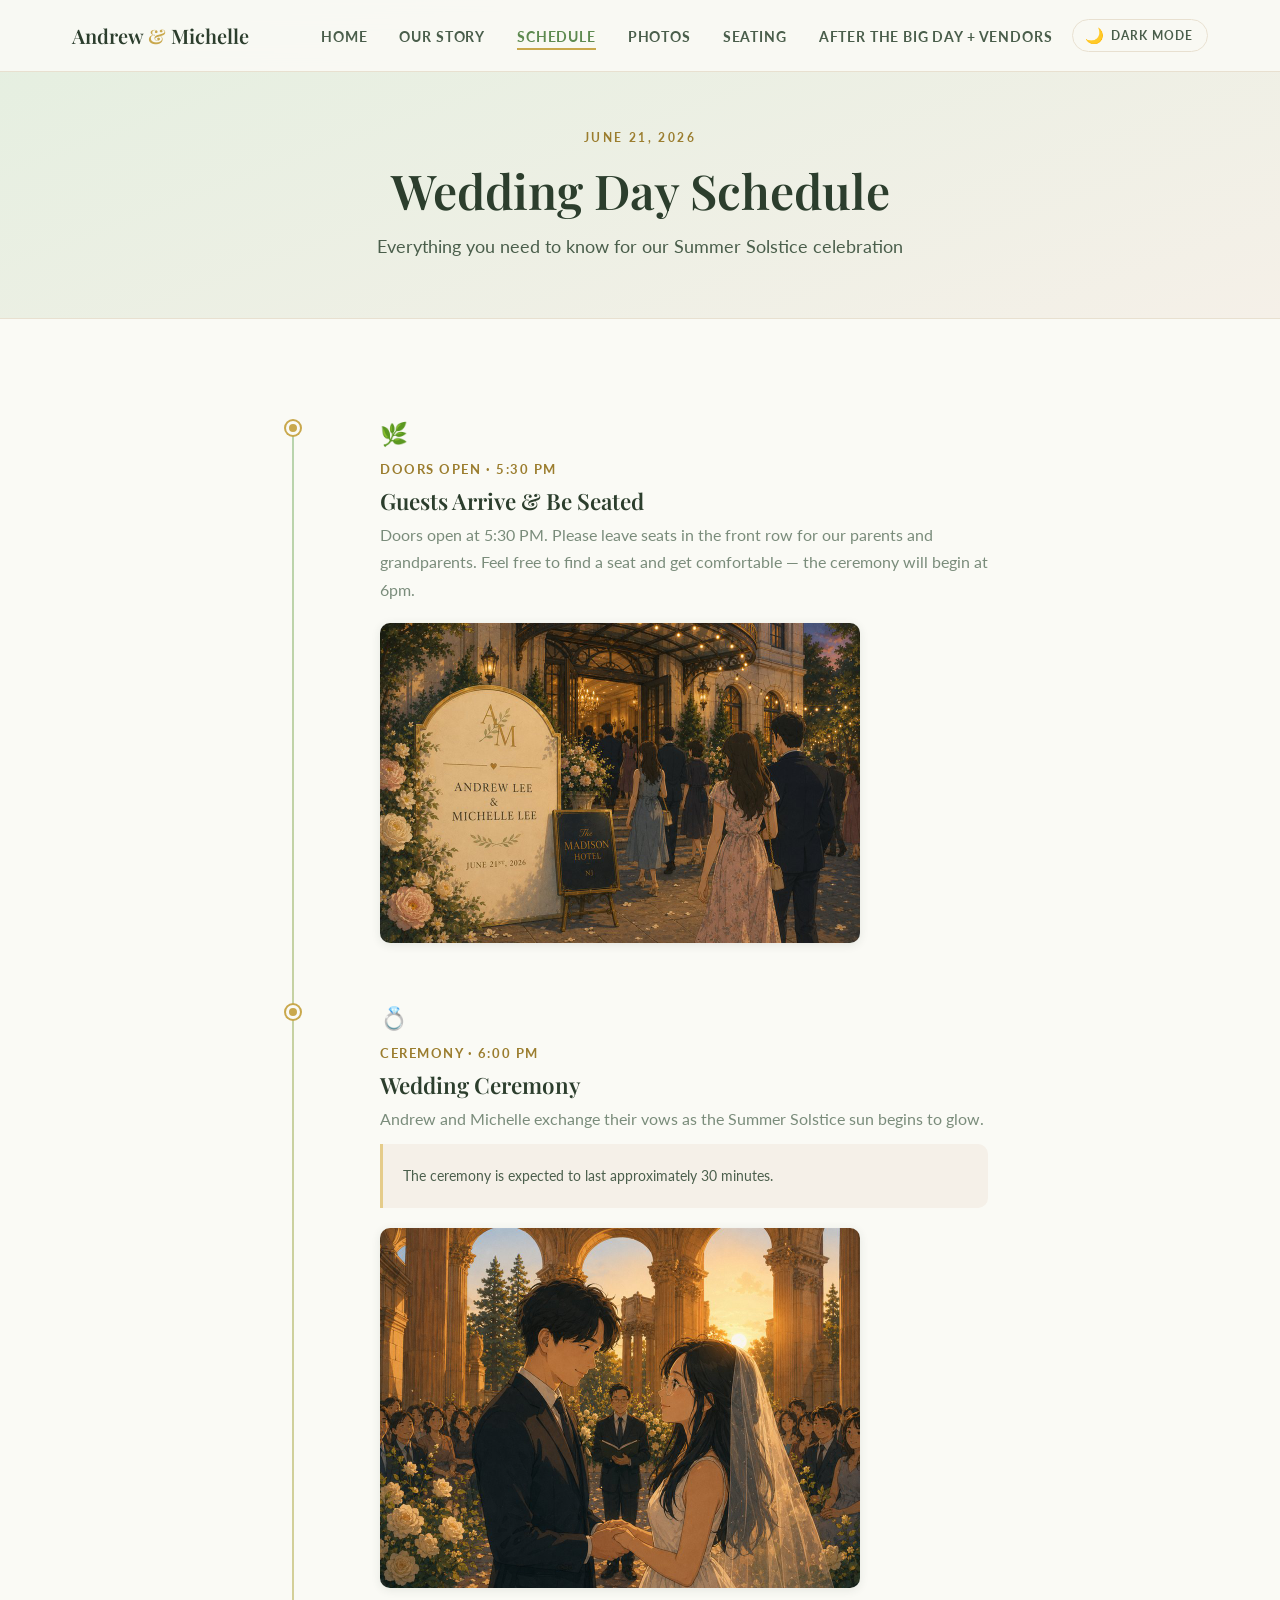
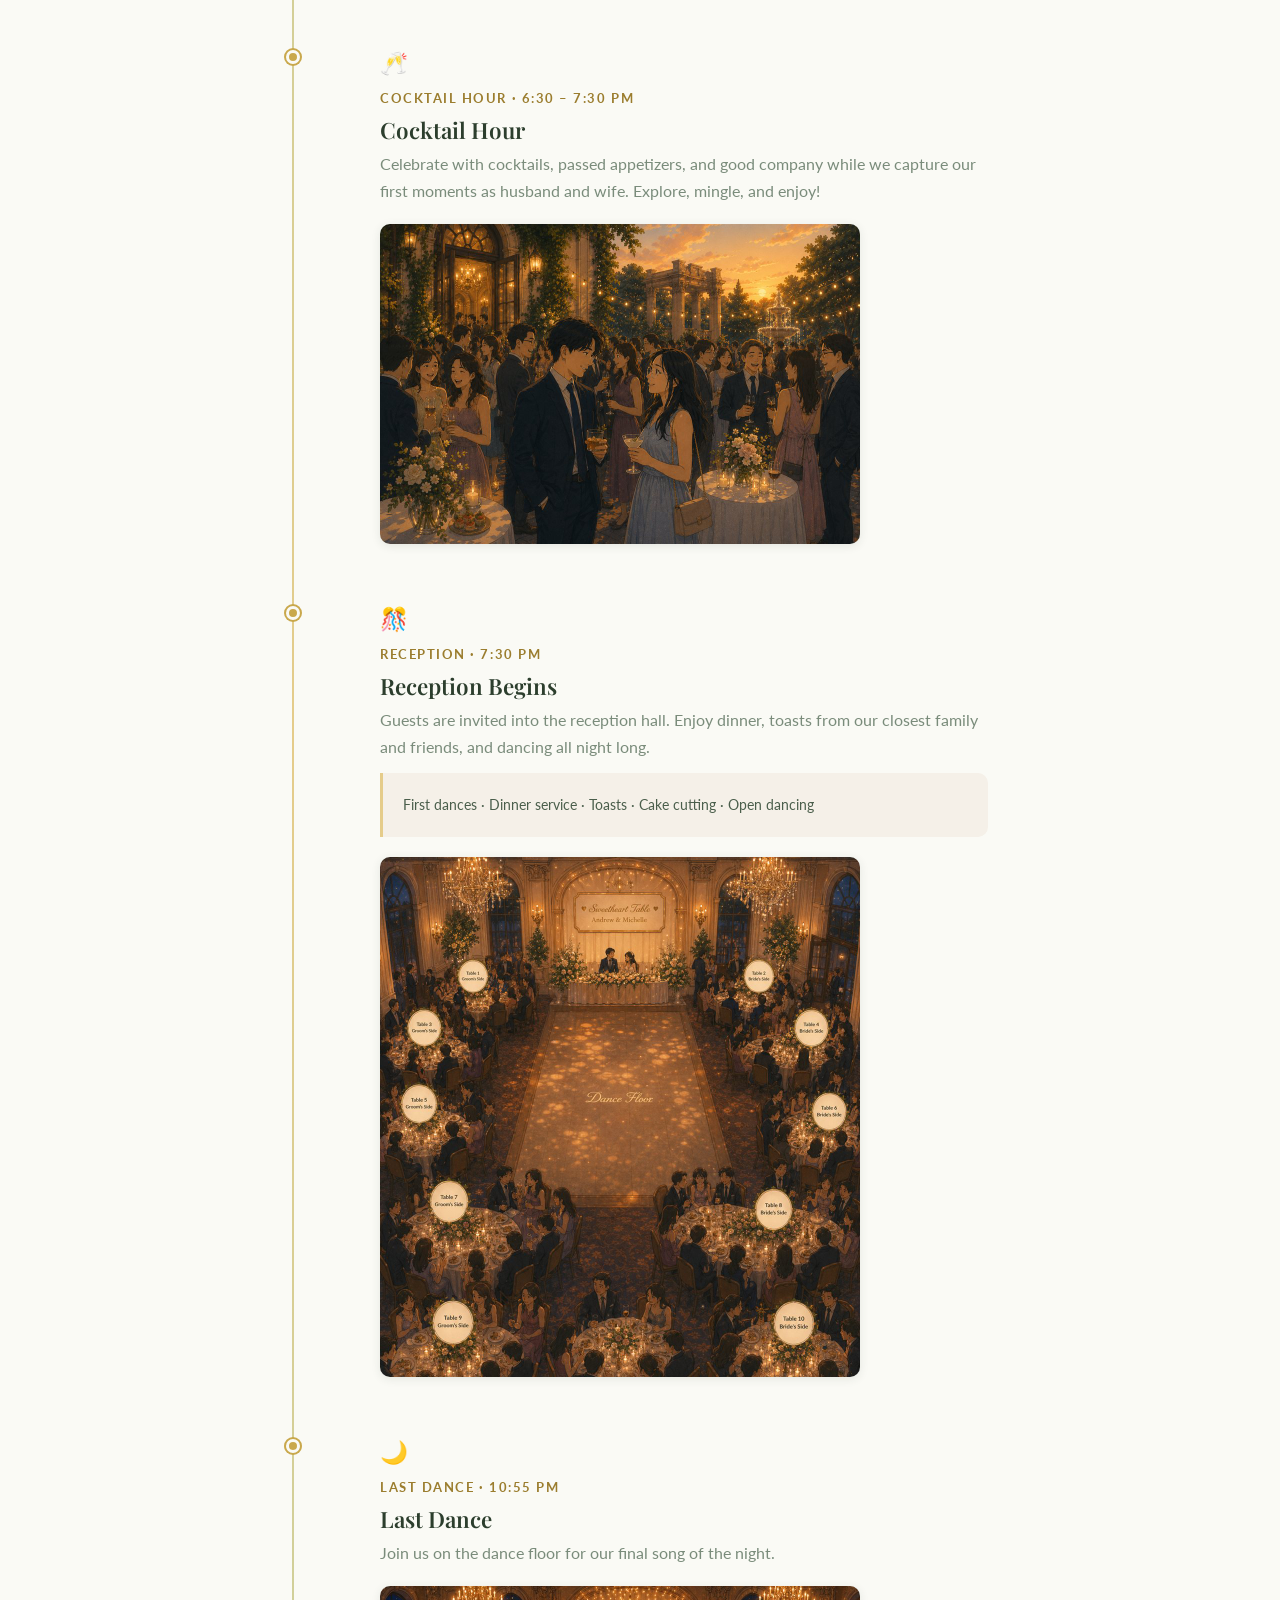
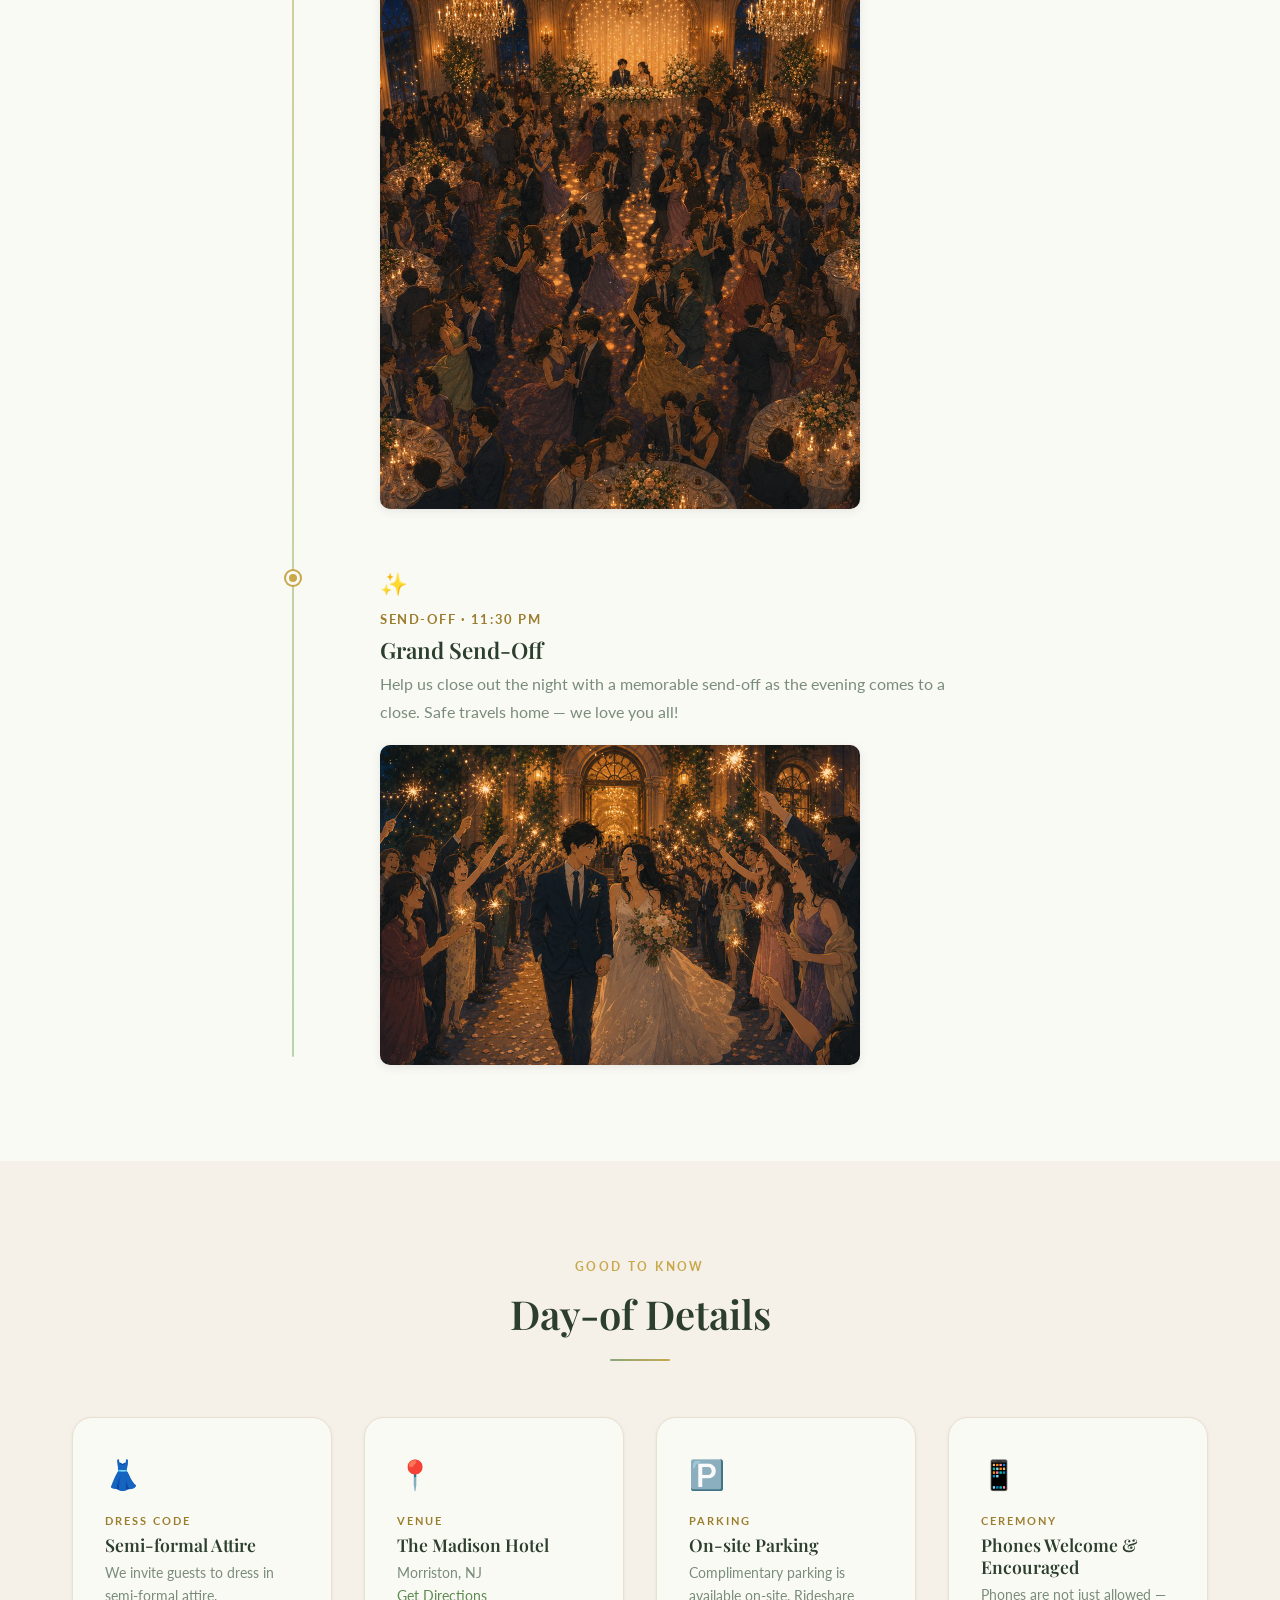
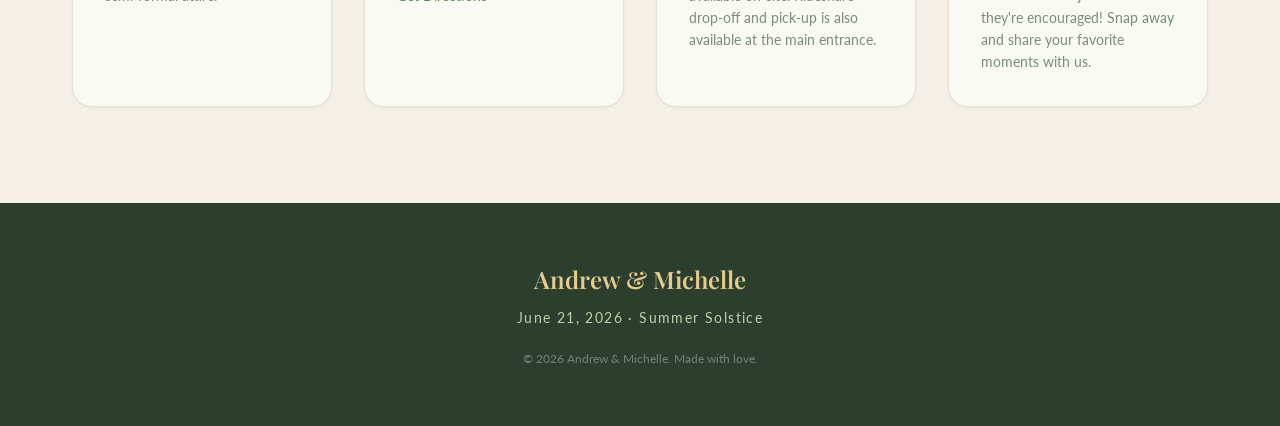
<file: schedule.html>
﻿<!DOCTYPE html>
<html lang="en">
<head>
  <meta charset="UTF-8" />
  <meta name="viewport" content="width=device-width, initial-scale=1.0" />
  <title>Schedule — Andrew &amp; Michelle</title>

  <!-- Favicon -->
  <link rel="icon" type="image/png" sizes="32x32" href="assets/images/favicon-32.png" />
  <link rel="apple-touch-icon" sizes="180x180" href="assets/images/favicon-180.png" />
  <meta name="description" content="Wedding day schedule for Andrew &amp; Michelle's Summer Solstice celebration on June 21, 2026." />

  <link rel="preconnect" href="https://fonts.googleapis.com" />
  <link rel="preconnect" href="https://fonts.gstatic.com" crossorigin />
  <link href="https://fonts.googleapis.com/css2?family=Playfair+Display:ital,wght@0,400;0,600;0,700;1,400;1,600&family=Lato:wght@300;400;700&display=swap" rel="stylesheet" />

  <script>(function(){try{var t=localStorage.getItem('theme');if(t==='dark'||(!t&&window.matchMedia&&window.matchMedia('(prefers-color-scheme: dark)').matches))document.documentElement.setAttribute('data-theme','dark');}catch(e){}})();</script>

  <link rel="stylesheet" href="css/main.css" />
  <link rel="stylesheet" href="css/components.css" />

  <style>
    /* ---- Schedule-specific additions ---- */
    .timeline__icon {
      display: inline-block;
      font-size: 1.4rem;
      margin-bottom: var(--space-xs);
    }

    .timeline__detail {
      margin-top: var(--space-sm);
      padding: var(--space-md);
      background: var(--cream);
      border-left: 3px solid var(--gold-light);
      border-radius: 0 var(--radius-md) var(--radius-md) 0;
      font-size: 0.9rem;
      color: var(--text-muted);
    }

    .timeline__detail p {
      margin: 0;
    }

    .timeline__image {
      display: block;
      margin-top: var(--space-md);
      width: 100%;
      max-width: 480px;
      height: auto;
      border-radius: var(--radius-md);
      box-shadow: var(--shadow-sm);
    }

    /* Dress code / venue info cards */
    .info-grid {
      display: grid;
      grid-template-columns: repeat(auto-fill, minmax(260px, 1fr));
      gap: var(--space-lg);
      max-width: var(--max-width);
      margin-inline: auto;
    }

    .info-card {
      padding: var(--space-lg);
      background: var(--warm-white);
      border: 1px solid var(--cream-dark);
      border-radius: var(--radius-lg);
      box-shadow: var(--shadow-xs);
    }

    .info-card__icon {
      font-size: 1.8rem;
      margin-bottom: var(--space-sm);
    }

    .info-card__label {
      font-size: 0.7rem;
      font-weight: 700;
      letter-spacing: 0.18em;
      text-transform: uppercase;
      color: var(--gold-dark);
      margin-bottom: 4px;
    }

    .info-card__title {
      font-family: var(--font-heading);
      font-size: 1.1rem;
      margin-bottom: var(--space-xs);
    }

    .info-card__body {
      font-size: 0.875rem;
      color: var(--text-muted);
      margin: 0;
      line-height: 1.6;
    }
  </style>
</head>
<body>

  <!-- ========== Navigation ========== -->
  <nav class="site-nav" role="navigation" aria-label="Main navigation">
    <div class="site-nav__inner">
      <a href="index.html" class="site-nav__brand">Andrew <span>&amp;</span> Michelle</a>
      <ul class="site-nav__links" role="list">
        <li><a href="index.html">Home</a></li>
        <li><a href="story.html">Our Story</a></li>
        <li><a href="schedule.html">Schedule</a></li>
        <li><a href="photos.html">Photos</a></li>
        <li><a href="seating.html">Seating</a></li>
        <li><a href="vendors.html">After The Big Day + Vendors</a></li>
      </ul>
      <button class="site-nav__toggle" aria-label="Toggle menu" aria-expanded="false">
        <span></span><span></span><span></span>
      </button>
    </div>
  </nav>
  <div class="site-nav__mobile" aria-hidden="true">
    <a href="index.html">Home</a>
    <a href="story.html">Our Story</a>
    <a href="schedule.html">Schedule</a>
    <a href="photos.html">Photos</a>
    <a href="seating.html">Seating Chart</a>
    <a href="vendors.html">After The Big Day + Vendors</a>
  </div>

  <!-- ========== Page Hero ========== -->
  <header class="page-hero">
    <span class="page-hero__eyebrow">June 21, 2026</span>
    <h1 class="page-hero__title">Wedding Day Schedule</h1>
    <p class="page-hero__subtitle">Everything you need to know for our Summer Solstice celebration</p>
  </header>

  <main>

    <!-- ========== Timeline ========== -->
    <section class="section">
      <div class="container container--narrow">
        <ol class="timeline" aria-label="Wedding day timeline">

          <li class="timeline__item reveal">
            <div class="timeline__dot" aria-hidden="true"></div>
            <div class="timeline__icon">🌿</div>
            <p class="timeline__time">Doors open · 5:30 PM</p>
            <h2 class="timeline__title">Guests Arrive &amp; Be Seated</h2>
            <p class="timeline__body">
              Doors open at 5:30 PM. Please leave seats in the front row for our parents and grandparents. Feel free to find a seat and get comfortable — the ceremony will begin at 6pm.
            </p>
            <img class="timeline__image" src="assets/images/schedule-1-arrive.jpg" alt="Guests arriving at The Madison Hotel entrance" loading="lazy" />
          </li>

          <li class="timeline__item reveal">
            <div class="timeline__dot" aria-hidden="true"></div>
            <div class="timeline__icon">💍</div>
            <p class="timeline__time">Ceremony · 6:00 PM</p>
            <h2 class="timeline__title">Wedding Ceremony</h2>
            <p class="timeline__body">
              Andrew and Michelle exchange their vows as the Summer Solstice sun begins to glow.
            </p>
            <div class="timeline__detail">
              <p>The ceremony is expected to last approximately 30 minutes.</p>
            </div>
            <img class="timeline__image" src="assets/images/schedule-2-ceremony.jpg" alt="Wedding ceremony scene" loading="lazy" />
          </li>

          <li class="timeline__item reveal">
            <div class="timeline__dot" aria-hidden="true"></div>
            <div class="timeline__icon">🥂</div>
            <p class="timeline__time">Cocktail Hour · 6:30 – 7:30 PM</p>
            <h2 class="timeline__title">Cocktail Hour</h2>
            <p class="timeline__body">
              Celebrate with cocktails, passed appetizers, and good company while we capture
              our first moments as husband and wife. Explore, mingle, and enjoy!
            </p>
            <img class="timeline__image" src="assets/images/schedule-3-cocktails.jpg" alt="Cocktail hour" loading="lazy" />
          </li>

          <li class="timeline__item reveal">
            <div class="timeline__dot" aria-hidden="true"></div>
            <div class="timeline__icon">🎊</div>
            <p class="timeline__time">Reception · 7:30 PM</p>
            <h2 class="timeline__title">Reception Begins</h2>
            <p class="timeline__body">
              Guests are invited into the reception hall. Enjoy dinner, toasts from our
              closest family and friends, and dancing all night long.
            </p>
            <div class="timeline__detail">
              <p>First dances · Dinner service · Toasts · Cake cutting · Open dancing</p>
            </div>
            <img class="timeline__image" src="assets/images/schedule-4-reception.jpg" alt="Reception hall" loading="lazy" />
          </li>

          <li class="timeline__item reveal">
            <div class="timeline__dot" aria-hidden="true"></div>
            <div class="timeline__icon">🌙</div>
            <p class="timeline__time">Last Dance · 10:55 PM</p>
            <h2 class="timeline__title">Last Dance</h2>
            <p class="timeline__body">
              Join us on the dance floor for our final song of the night.
            </p>
            <img class="timeline__image" src="assets/images/schedule-5-last-dance.jpg" alt="Last dance" loading="lazy" />
          </li>

          <li class="timeline__item reveal">
            <div class="timeline__dot" aria-hidden="true"></div>
            <div class="timeline__icon">✨</div>
            <p class="timeline__time">Send-Off · 11:30 PM</p>
            <h2 class="timeline__title">Grand Send-Off</h2>
            <p class="timeline__body">
              Help us close out the night with a memorable send-off as the evening comes to a close.
              Safe travels home — we love you all!
            </p>
            <img class="timeline__image" src="assets/images/schedule-6-send-off.jpg" alt="Sparkler send-off" loading="lazy" />
          </li>
        </ol>
      </div>
    </section>

    <!-- ========== Info Cards ========== -->
    <section class="section section--alt">
      <div class="container">
        <div class="section__header">
          <span class="section__eyebrow">Good to Know</span>
          <h2 class="section__title">Day-of Details</h2>
          <span class="divider" aria-hidden="true"></span>
        </div>
        <div class="info-grid">
          <div class="info-card reveal">
            <div class="info-card__icon">👗</div>
            <p class="info-card__label">Dress Code</p>
            <h3 class="info-card__title">Semi-formal Attire</h3>
            <p class="info-card__body">
              We invite guests to dress in semi-formal attire.
            </p>
          </div>
          <div class="info-card reveal">
            <div class="info-card__icon">📍</div>
            <p class="info-card__label">Venue</p>
            <h3 class="info-card__title">The Madison Hotel</h3>
            <p class="info-card__body">
              Morriston, NJ<br />
              <a href="https://maps.app.goo.gl/SX9SCH3bVfc4vnTb6" target="_blank" rel="noopener">Get Directions</a>
            </p>
          </div>
          <div class="info-card reveal">
            <div class="info-card__icon">🅿️</div>
            <p class="info-card__label">Parking</p>
            <h3 class="info-card__title">On-site Parking</h3>
            <p class="info-card__body">
              Complimentary parking is available on-site. Rideshare drop-off
              and pick-up is also available at the main entrance.
            </p>
          </div>
          <div class="info-card reveal">
            <div class="info-card__icon">📱</div>
            <p class="info-card__label">Ceremony</p>
            <h3 class="info-card__title">Phones Welcome &amp; Encouraged</h3>
            <p class="info-card__body">
              Phones are not just allowed — they're encouraged! Snap away and share your favorite moments with us.
            </p>
          </div>
        </div>
      </div>
    </section>

  </main>

  <!-- ========== Footer ========== -->
  <footer class="site-footer">
    <p class="site-footer__names">Andrew &amp; Michelle</p>
    <p class="site-footer__date">June 21, 2026 · Summer Solstice</p>
    <p class="site-footer__copy">&copy; 2026 Andrew &amp; Michelle. Made with love.</p>
  </footer>

  <a href="#" class="back-to-top" aria-label="Back to top">&#8679;</a>

  <script src="js/main.js"></script>
</body>
</html>
</file>
<file: css/main.css>
/* =========================================================
   Andrew & Michelle — Summer Solstice 2026
   main.css — Variables, reset, typography, layout
   ========================================================= */

/* ---- Google Fonts ---- */
@import url('https://fonts.googleapis.com/css2?family=Playfair+Display:ital,wght@0,400;0,600;0,700;1,400;1,600&family=Lato:wght@300;400;700&display=swap');

/* ---- CSS Variables ---- */
:root {
  /* Brand Colors */
  --sage:          #87A878;
  --sage-light:    #B8D4AD;
  --sage-pale:     #E4EFE0;
  --sage-dark:     #5E8A50;
  --gold:          #C9A84C;
  --gold-light:    #E5CC8A;
  --gold-pale:     #F5EDD0;
  --gold-dark:     #9B7D2E;
  --forest:        #2C3E2D;
  --forest-mid:    #4A5E4B;
  --warm-white:    #FAFAF5;
  --cream:         #F5F0E8;
  --cream-dark:    #E8E0D0;
  --text-muted:    #7A8C7B;

  /* Semantic */
  --bg-primary:    var(--warm-white);
  --bg-section:    var(--cream);
  --text-primary:  var(--forest);
  --text-secondary: var(--forest-mid);
  --accent:        var(--sage);
  --highlight:     var(--gold);

  /* Typography */
  --font-heading:  'Playfair Display', Georgia, serif;
  --font-body:     'Lato', system-ui, -apple-system, sans-serif;

  /* Spacing */
  --space-xs:   0.375rem;
  --space-sm:   0.75rem;
  --space-md:   1.25rem;
  --space-lg:   2rem;
  --space-xl:   3.5rem;
  --space-2xl:  6rem;

  /* Layout */
  --nav-height:     72px;
  --max-width:      1200px;
  --max-width-text: 760px;

  /* Borders & Radius */
  --radius-sm:  4px;
  --radius-md:  10px;
  --radius-lg:  20px;
  --radius-pill: 9999px;

  /* Shadows */
  --shadow-xs:  0 1px 4px rgba(44,62,45,0.06);
  --shadow-sm:  0 2px 10px rgba(44,62,45,0.10);
  --shadow-md:  0 6px 24px rgba(44,62,45,0.13);
  --shadow-lg:  0 12px 40px rgba(44,62,45,0.18);

  /* Transitions */
  --transition-fast:   150ms ease;
  --transition-normal: 280ms ease;
  --transition-slow:   500ms ease;
}

/* ---- Reset & Base ---- */
*, *::before, *::after {
  box-sizing: border-box;
  margin: 0;
  padding: 0;
}

html {
  scroll-behavior: smooth;
  font-size: 16px;
  -webkit-text-size-adjust: 100%;
}

body {
  font-family: var(--font-body);
  font-weight: 400;
  line-height: 1.7;
  color: var(--text-primary);
  background-color: var(--bg-primary);
  min-height: 100vh;
  overflow-x: hidden;
}

img {
  max-width: 100%;
  height: auto;
  display: block;
}

a {
  color: var(--sage-dark);
  text-decoration: none;
  transition: color var(--transition-fast);
}

a:hover {
  color: var(--gold-dark);
}

ul, ol {
  list-style: none;
}

button {
  cursor: pointer;
  font-family: inherit;
  border: none;
  background: none;
}

input, textarea, select {
  font-family: inherit;
  font-size: 1rem;
}

/* ---- Typography ---- */
h1, h2, h3, h4, h5, h6 {
  font-family: var(--font-heading);
  font-weight: 600;
  line-height: 1.25;
  color: var(--forest);
}

h1 { font-size: clamp(2rem, 5vw, 3.5rem); }
h2 { font-size: clamp(1.6rem, 3.5vw, 2.5rem); }
h3 { font-size: clamp(1.25rem, 2.5vw, 1.75rem); }
h4 { font-size: 1.2rem; }

p {
  margin-bottom: var(--space-md);
  color: var(--text-secondary);
}

p:last-child {
  margin-bottom: 0;
}

/* ---- Layout Utilities ---- */
.container {
  width: 100%;
  max-width: var(--max-width);
  margin-inline: auto;
  padding-inline: var(--space-lg);
}

.container--narrow {
  max-width: var(--max-width-text);
}

.section {
  padding-block: var(--space-2xl);
}

.section--alt {
  background-color: var(--bg-section);
}

.section__header {
  text-align: center;
  margin-bottom: var(--space-xl);
}

.section__eyebrow {
  display: block;
  font-family: var(--font-body);
  font-size: 0.75rem;
  font-weight: 700;
  letter-spacing: 0.2em;
  text-transform: uppercase;
  color: var(--gold);
  margin-bottom: var(--space-sm);
}

.section__title {
  margin-bottom: var(--space-sm);
}

.section__subtitle {
  font-size: 1.1rem;
  color: var(--text-muted);
  max-width: 540px;
  margin-inline: auto;
  margin-bottom: 0;
}

/* Divider */
.divider {
  display: block;
  width: 60px;
  height: 2px;
  background: linear-gradient(90deg, var(--sage), var(--gold));
  margin: var(--space-md) auto 0;
  border-radius: var(--radius-pill);
}

/* ---- Scroll Animation ---- */
.reveal {
  opacity: 0;
  transform: translateY(28px);
  transition: opacity var(--transition-slow), transform var(--transition-slow);
}

.reveal.visible {
  opacity: 1;
  transform: translateY(0);
}

/* ---- Page Header (for inner pages) ---- */
.page-hero {
  padding-top: calc(var(--nav-height) + var(--space-xl));
  padding-bottom: var(--space-xl);
  background: linear-gradient(160deg, var(--sage-pale) 0%, var(--cream) 100%);
  text-align: center;
  border-bottom: 1px solid var(--cream-dark);
}

.page-hero__eyebrow {
  display: block;
  font-family: var(--font-body);
  font-size: 0.75rem;
  font-weight: 700;
  letter-spacing: 0.2em;
  text-transform: uppercase;
  color: var(--gold-dark);
  margin-bottom: var(--space-sm);
}

.page-hero__title {
  font-size: clamp(2rem, 4vw, 3rem);
  color: var(--forest);
}

.page-hero__subtitle {
  font-size: 1.1rem;
  color: var(--forest-mid);
  margin-top: var(--space-sm);
  margin-bottom: 0;
}

/* ---- Responsive Breakpoints ---- */
@media (max-width: 768px) {
  :root {
    --space-2xl: 4rem;
  }

  .container {
    padding-inline: var(--space-md);
  }
}

@media (max-width: 480px) {
  :root {
    --space-2xl: 3rem;
  }
}

/* ---- Dark Theme ---- */
[data-theme="dark"] {
  --warm-white:     #232a23;
  --cream:          #2a322a;
  --cream-dark:     #3a423a;
  --forest:         #e8e8dc;
  --forest-mid:     #c5cfc0;
  --text-muted:     #8d9a8e;
  --sage-pale:      #2a3a26;
  --gold-pale:      #3a3220;
  --bg-primary:     #1a1f1a;
  --bg-section:     #232a23;
  --text-primary:   #e8e8dc;
  --text-secondary: #c5cfc0;

  --shadow-xs: 0 1px 4px rgba(0,0,0,0.30);
  --shadow-sm: 0 2px 10px rgba(0,0,0,0.40);
  --shadow-md: 0 6px 24px rgba(0,0,0,0.50);
  --shadow-lg: 0 12px 40px rgba(0,0,0,0.60);
}

body {
  transition: background-color var(--transition-normal), color var(--transition-normal);
}

/* Preserve dark surfaces that previously used --forest as a background */
[data-theme="dark"] .hero,
[data-theme="dark"] .countdown-section,
[data-theme="dark"] .site-footer {
  background: #0d130d;
}

[data-theme="dark"] .back-to-top {
  background: var(--sage-dark);
  color: #fff;
}

[data-theme="dark"] .back-to-top:hover {
  background: var(--gold-dark);
}

/* Gold button keeps gold bg, so text must stay dark */
[data-theme="dark"] .btn--gold {
  color: #1a1f1a;
}

[data-theme="dark"] .btn--gold:hover {
  color: #1a1f1a;
}

/* Nav has a hard-coded translucent light bg */
[data-theme="dark"] .site-nav {
  background: rgba(26, 31, 26, 0.85);
  border-bottom-color: var(--cream-dark);
}

[data-theme="dark"] .site-nav__mobile {
  background: #1a1f1a;
}

/* SVG seating table circles read better with explicit fill in dark mode */
[data-theme="dark"] .svg-table circle {
  fill: #2a322a;
  stroke: var(--sage);
}

[data-theme="dark"] .svg-table text {
  fill: var(--text-primary);
}

/* ---- Theme Toggle (in nav, upper-right) ---- */
.theme-toggle {
  display: inline-flex;
  align-items: center;
  gap: var(--space-xs);
  padding: 0.5rem 0.9rem 0.5rem 0.75rem;
  border-radius: var(--radius-pill);
  background: transparent;
  border: 1.5px solid var(--cream-dark);
  color: var(--forest-mid);
  font-family: var(--font-body);
  font-size: 0.72rem;
  font-weight: 700;
  letter-spacing: 0.08em;
  text-transform: uppercase;
  line-height: 1;
  cursor: pointer;
  flex-shrink: 0;
  transition: background var(--transition-fast), color var(--transition-fast),
              border-color var(--transition-fast);
}

.theme-toggle__icon {
  font-size: 0.95rem;
  line-height: 1;
}

.theme-toggle:hover {
  background: var(--sage-pale);
  border-color: var(--sage);
  color: var(--sage-dark);
}

[data-theme="dark"] .theme-toggle {
  color: var(--gold-light);
}

[data-theme="dark"] .theme-toggle:hover {
  color: var(--gold);
  border-color: var(--gold);
  background: var(--gold-pale);
}

@media (max-width: 480px) {
  .theme-toggle__label { display: none; }
  .theme-toggle { padding: 0.5rem; }
  .theme-toggle__icon { font-size: 1rem; }
}
</file>
<file: css/components.css>
/* =========================================================
   components.css — Nav, footer, buttons, cards, modals,
                    timeline, gallery grid
   ========================================================= */

/* ---- Navigation ---- */
.site-nav {
  position: fixed;
  top: 0;
  left: 0;
  right: 0;
  z-index: 1000;
  height: var(--nav-height);
  background: rgba(250, 250, 245, 0.92);
  backdrop-filter: blur(12px);
  -webkit-backdrop-filter: blur(12px);
  border-bottom: 1px solid var(--cream-dark);
  transition: box-shadow var(--transition-normal);
}

.site-nav.scrolled {
  box-shadow: var(--shadow-sm);
}

.site-nav__inner {
  display: flex;
  align-items: center;
  gap: var(--space-md);
  height: 100%;
  max-width: var(--max-width);
  margin-inline: auto;
  padding-inline: var(--space-lg);
}

.site-nav__brand {
  font-family: var(--font-heading);
  font-size: 1.25rem;
  font-weight: 600;
  color: var(--forest);
  white-space: nowrap;
  flex-shrink: 0;
  margin-right: auto;
}

.site-nav__brand:hover {
  color: var(--sage-dark);
}

.site-nav__brand span {
  color: var(--gold);
}

.site-nav__links {
  display: flex;
  align-items: center;
  gap: var(--space-lg);
}

.site-nav__links a {
  font-size: 0.875rem;
  font-weight: 700;
  letter-spacing: 0.06em;
  text-transform: uppercase;
  color: var(--forest-mid);
  padding-bottom: 3px;
  border-bottom: 2px solid transparent;
  transition: color var(--transition-fast), border-color var(--transition-fast);
}

.site-nav__links a:hover,
.site-nav__links a.active {
  color: var(--sage-dark);
  border-bottom-color: var(--gold);
}

/* Hamburger button */
.site-nav__toggle {
  display: none;
  flex-direction: column;
  justify-content: center;
  gap: 5px;
  width: 36px;
  height: 36px;
  background: none;
  border: none;
  cursor: pointer;
  padding: 4px;
}

.site-nav__toggle span {
  display: block;
  width: 100%;
  height: 2px;
  background: var(--forest);
  border-radius: 2px;
  transition: transform var(--transition-normal), opacity var(--transition-normal);
  transform-origin: center;
}

.site-nav__toggle.open span:nth-child(1) { transform: translateY(7px) rotate(45deg); }
.site-nav__toggle.open span:nth-child(2) { opacity: 0; }
.site-nav__toggle.open span:nth-child(3) { transform: translateY(-7px) rotate(-45deg); }

/* Mobile nav drawer */
.site-nav__mobile {
  display: none;
  position: fixed;
  top: var(--nav-height);
  left: 0;
  right: 0;
  background: var(--warm-white);
  border-bottom: 1px solid var(--cream-dark);
  padding: var(--space-lg);
  box-shadow: var(--shadow-md);
  transform: translateY(-8px);
  opacity: 0;
  pointer-events: none;
  transition: transform var(--transition-normal), opacity var(--transition-normal);
  z-index: 999;
}

.site-nav__mobile.open {
  transform: translateY(0);
  opacity: 1;
  pointer-events: auto;
}

.site-nav__mobile a {
  display: block;
  font-size: 1rem;
  font-weight: 700;
  letter-spacing: 0.06em;
  text-transform: uppercase;
  color: var(--forest);
  padding: var(--space-sm) 0;
  border-bottom: 1px solid var(--cream-dark);
  transition: color var(--transition-fast);
}

.site-nav__mobile a:last-child {
  border-bottom: none;
}

.site-nav__mobile a:hover {
  color: var(--sage-dark);
}

@media (max-width: 820px) {
  .site-nav__links  { display: none; }
  .site-nav__toggle { display: flex; }
  .site-nav__mobile { display: block; }
}

/* ---- Footer ---- */
.site-footer {
  background: var(--forest);
  color: rgba(255,255,255,0.7);
  text-align: center;
  padding: var(--space-xl) var(--space-lg);
}

.site-footer__names {
  font-family: var(--font-heading);
  font-size: 1.5rem;
  font-weight: 600;
  color: var(--gold-light);
  margin-bottom: var(--space-xs);
}

.site-footer__date {
  font-size: 0.875rem;
  letter-spacing: 0.1em;
  color: var(--sage-light);
  margin-bottom: var(--space-md);
}

.site-footer__copy {
  font-size: 0.75rem;
  color: rgba(255,255,255,0.35);
  margin: 0;
}

/* ---- Buttons ---- */
.btn {
  display: inline-flex;
  align-items: center;
  gap: var(--space-xs);
  padding: 0.75rem 1.75rem;
  font-family: var(--font-body);
  font-size: 0.875rem;
  font-weight: 700;
  letter-spacing: 0.08em;
  text-transform: uppercase;
  border-radius: var(--radius-pill);
  transition: background var(--transition-fast), color var(--transition-fast),
              transform var(--transition-fast), box-shadow var(--transition-fast);
}

.btn:hover {
  transform: translateY(-1px);
  box-shadow: var(--shadow-sm);
}

.btn:active {
  transform: translateY(0);
}

.btn--primary {
  background: var(--sage);
  color: #fff;
}

.btn--primary:hover {
  background: var(--sage-dark);
  color: #fff;
}

.btn--gold {
  background: var(--gold);
  color: var(--forest);
}

.btn--gold:hover {
  background: var(--gold-dark);
  color: #fff;
}

.btn--outline {
  background: transparent;
  color: var(--sage-dark);
  border: 2px solid var(--sage);
}

.btn--outline:hover {
  background: var(--sage);
  color: #fff;
}

/* ---- Cards ---- */
.card {
  background: var(--warm-white);
  border: 1px solid var(--cream-dark);
  border-radius: var(--radius-lg);
  padding: var(--space-lg);
  box-shadow: var(--shadow-xs);
  transition: box-shadow var(--transition-normal), transform var(--transition-normal);
}

.card:hover {
  box-shadow: var(--shadow-md);
  transform: translateY(-2px);
}

/* ---- Timeline ---- */
.timeline {
  position: relative;
  padding-left: 2rem;
  max-width: var(--max-width-text);
  margin-inline: auto;
}

.timeline::before {
  content: '';
  position: absolute;
  left: 0;
  top: 8px;
  bottom: 8px;
  width: 2px;
  background: linear-gradient(to bottom, var(--sage-light), var(--gold-light), var(--sage-light));
  border-radius: var(--radius-pill);
}

.timeline__item {
  position: relative;
  padding: 0 0 var(--space-xl) var(--space-xl);
}

.timeline__item:last-child {
  padding-bottom: 0;
}

.timeline__dot {
  position: absolute;
  left: calc(-2rem + 1px);
  top: 6px;
  width: 14px;
  height: 14px;
  background: var(--gold);
  border: 3px solid var(--warm-white);
  border-radius: 50%;
  box-shadow: 0 0 0 2px var(--gold);
  transform: translateX(-50%);
}

.timeline__time {
  font-size: 0.8rem;
  font-weight: 700;
  letter-spacing: 0.12em;
  text-transform: uppercase;
  color: var(--gold-dark);
  margin-bottom: var(--space-xs);
}

.timeline__title {
  font-family: var(--font-heading);
  font-size: 1.4rem;
  color: var(--forest);
  margin-bottom: var(--space-xs);
}

.timeline__body {
  color: var(--text-muted);
  line-height: 1.7;
  margin: 0;
}

/* ---- Photo Gallery Grid ---- */
.gallery-grid {
  columns: 3;
  column-gap: var(--space-md);
}

.gallery-grid__item {
  break-inside: avoid;
  margin-bottom: var(--space-md);
  border-radius: var(--radius-md);
  overflow: hidden;
  cursor: pointer;
  position: relative;
}

.gallery-grid__item img {
  width: 100%;
  display: block;
  transition: transform var(--transition-slow);
}

.gallery-grid__item::after {
  content: '';
  position: absolute;
  inset: 0;
  background: rgba(44, 62, 45, 0);
  transition: background var(--transition-normal);
}

.gallery-grid__item:hover img {
  transform: scale(1.04);
}

.gallery-grid__item:hover::after {
  background: rgba(44, 62, 45, 0.15);
}

@media (max-width: 768px) {
  .gallery-grid {
    columns: 2;
  }
}

@media (max-width: 480px) {
  .gallery-grid {
    columns: 1;
  }
}

/* ---- Password Modal ---- */
.modal-overlay {
  position: fixed;
  inset: 0;
  z-index: 2000;
  background: rgba(44, 62, 45, 0.75);
  backdrop-filter: blur(6px);
  display: flex;
  align-items: center;
  justify-content: center;
  padding: var(--space-lg);
}

.modal-overlay.hidden {
  display: none;
}

.modal {
  background: var(--warm-white);
  border-radius: var(--radius-lg);
  padding: var(--space-xl);
  max-width: 440px;
  width: 100%;
  text-align: center;
  box-shadow: var(--shadow-lg);
  animation: modalIn 0.3s ease;
}

@keyframes modalIn {
  from { transform: scale(0.92); opacity: 0; }
  to   { transform: scale(1);    opacity: 1; }
}

.modal__icon {
  font-size: 2.5rem;
  margin-bottom: var(--space-sm);
}

.modal__title {
  font-size: 1.6rem;
  margin-bottom: var(--space-xs);
}

.modal__subtitle {
  font-size: 0.95rem;
  color: var(--text-muted);
  margin-bottom: var(--space-lg);
}

.modal__form {
  display: flex;
  flex-direction: column;
  gap: var(--space-sm);
}

.modal__input {
  width: 100%;
  padding: 0.875rem 1.25rem;
  border: 2px solid var(--cream-dark);
  border-radius: var(--radius-pill);
  font-size: 1rem;
  text-align: center;
  letter-spacing: 0.08em;
  color: var(--forest);
  background: var(--cream);
  outline: none;
  transition: border-color var(--transition-fast), box-shadow var(--transition-fast);
}

.modal__input:focus {
  border-color: var(--sage);
  box-shadow: 0 0 0 4px rgba(135, 168, 120, 0.18);
}

.modal__input.error {
  border-color: #c0392b;
  box-shadow: 0 0 0 4px rgba(192, 57, 43, 0.12);
}

.modal__error {
  font-size: 0.85rem;
  color: #c0392b;
  min-height: 1.2em;
}

/* ---- Vendor Cards ---- */
.vendor-grid {
  display: grid;
  grid-template-columns: repeat(auto-fill, minmax(280px, 1fr));
  gap: var(--space-lg);
}

.vendor-card {
  background: var(--warm-white);
  border: 1px solid var(--cream-dark);
  border-radius: var(--radius-lg);
  padding: var(--space-lg);
  box-shadow: var(--shadow-xs);
  transition: box-shadow var(--transition-normal), transform var(--transition-normal);
}

.vendor-card:hover {
  box-shadow: var(--shadow-md);
  transform: translateY(-2px);
}

.vendor-card__icon {
  font-size: 2rem;
  margin-bottom: var(--space-sm);
}

.vendor-card__category {
  font-size: 0.7rem;
  font-weight: 700;
  letter-spacing: 0.18em;
  text-transform: uppercase;
  color: var(--gold-dark);
  margin-bottom: var(--space-xs);
}

.vendor-card__name {
  font-family: var(--font-heading);
  font-size: 1.2rem;
  margin-bottom: var(--space-xs);
}

.vendor-card__desc {
  font-size: 0.9rem;
  color: var(--text-muted);
  margin-bottom: var(--space-md);
}

.vendor-card__link {
  display: inline-flex;
  align-items: center;
  gap: 6px;
  font-size: 0.8rem;
  font-weight: 700;
  letter-spacing: 0.08em;
  text-transform: uppercase;
  color: var(--sage-dark);
  padding: 0.5rem 1rem;
  border: 1.5px solid var(--sage);
  border-radius: var(--radius-pill);
  transition: background var(--transition-fast), color var(--transition-fast);
}

.vendor-card__link:hover {
  background: var(--sage);
  color: #fff;
}

.vendor-card__coming-soon {
  display: inline-block;
  font-size: 0.75rem;
  font-weight: 700;
  letter-spacing: 0.1em;
  text-transform: uppercase;
  color: var(--gold-dark);
  background: var(--gold-pale);
  padding: 0.4rem 1rem;
  border-radius: var(--radius-pill);
}

/* ---- Seating Page ---- */
.seating-layout {
  display: grid;
  grid-template-columns: 380px 1fr;
  gap: var(--space-lg);
  align-items: start;
}

.seating-search-panel {
  position: sticky;
  top: calc(var(--nav-height) + var(--space-md));
}

.search-box {
  position: relative;
  margin-bottom: var(--space-md);
}

.search-box__icon {
  position: absolute;
  left: 1rem;
  top: 50%;
  transform: translateY(-50%);
  color: var(--text-muted);
  pointer-events: none;
  font-size: 1.1rem;
}

.search-box__input {
  width: 100%;
  padding: 0.875rem 1rem 0.875rem 2.75rem;
  border: 2px solid var(--cream-dark);
  border-radius: var(--radius-pill);
  font-size: 1rem;
  color: var(--forest);
  background: var(--cream);
  outline: none;
  transition: border-color var(--transition-fast), box-shadow var(--transition-fast);
}

.search-box__input:focus {
  border-color: var(--sage);
  box-shadow: 0 0 0 4px rgba(135, 168, 120, 0.18);
  background: var(--warm-white);
}

.search-results {
  min-height: 60px;
}

.result-card {
  display: flex;
  flex-direction: column;
  gap: 2px;
  padding: var(--space-md);
  background: var(--warm-white);
  border: 1px solid var(--cream-dark);
  border-radius: var(--radius-md);
  margin-bottom: var(--space-sm);
  cursor: pointer;
  transition: background var(--transition-fast), border-color var(--transition-fast),
              box-shadow var(--transition-fast);
}

.result-card:hover {
  background: var(--sage-pale);
  border-color: var(--sage-light);
  box-shadow: var(--shadow-xs);
}

.result-card.active {
  background: var(--sage-pale);
  border-color: var(--sage);
  box-shadow: 0 0 0 3px rgba(135, 168, 120, 0.2);
}

.result-card__name {
  font-family: var(--font-heading);
  font-size: 1rem;
  font-weight: 600;
  color: var(--forest);
}

.result-card__table {
  font-size: 0.8rem;
  font-weight: 700;
  letter-spacing: 0.06em;
  text-transform: uppercase;
  color: var(--gold-dark);
}

.result-card__side {
  font-size: 0.8rem;
  color: var(--text-muted);
}

.search-hint {
  font-size: 0.85rem;
  color: var(--text-muted);
  text-align: center;
  padding: var(--space-md);
}

.no-results {
  font-size: 0.9rem;
  color: var(--text-muted);
  text-align: center;
  padding: var(--space-md);
  margin: 0;
}

/* Table info panel */
.table-info-panel {
  margin-top: var(--space-lg);
  padding: var(--space-lg);
  background: var(--cream);
  border: 1px solid var(--cream-dark);
  border-radius: var(--radius-lg);
  min-height: 80px;
}

.table-info-panel.hidden {
  display: none;
}

.table-info__title {
  font-size: 1.2rem;
  margin-bottom: 4px;
}

.table-info__side {
  font-size: 0.75rem;
  font-weight: 700;
  letter-spacing: 0.1em;
  text-transform: uppercase;
  color: var(--gold-dark);
  margin-bottom: var(--space-md);
}

.table-guest-list {
  display: flex;
  flex-direction: column;
  gap: 4px;
}

.table-guest-list li {
  font-size: 0.9rem;
  color: var(--text-secondary);
  padding: 4px 0;
  border-bottom: 1px dashed var(--cream-dark);
  display: flex;
  align-items: baseline;
  gap: var(--space-xs);
}

.table-guest-list li:last-child {
  border-bottom: none;
}

.guest-alias {
  font-size: 0.75rem;
  color: var(--text-muted);
  font-style: italic;
}

/* SVG Floor Plan */
.floor-plan-container {
  background: var(--cream);
  border: 1px solid var(--cream-dark);
  border-radius: var(--radius-lg);
  padding: var(--space-md);
  overflow: hidden;
}

.floor-plan-container svg {
  width: 100%;
  height: auto;
  display: block;
}

/* SVG table group styles */
.svg-table {
  cursor: pointer;
  transition: filter 0.2s ease;
}

.svg-table circle {
  fill: var(--warm-white);
  stroke: var(--sage-light);
  stroke-width: 2;
  transition: fill 0.2s ease, stroke 0.2s ease;
}

.svg-table:hover circle {
  fill: var(--sage-pale);
  stroke: var(--sage);
}

.svg-table.highlighted circle {
  fill: var(--gold-pale);
  stroke: var(--gold);
  stroke-width: 3;
}

.svg-table text {
  font-family: var(--font-body);
  font-size: 13px;
  font-weight: 700;
  fill: var(--forest);
  text-anchor: middle;
  dominant-baseline: middle;
  pointer-events: none;
  transition: fill 0.2s ease;
}

.svg-table.highlighted text {
  fill: var(--gold-dark);
}

/* Sweetheart table */
.svg-sweetheart rect {
  fill: var(--gold-pale);
  stroke: var(--gold);
  stroke-width: 2;
  rx: 8;
}

.svg-sweetheart text {
  font-family: var(--font-heading);
  font-size: 12px;
  fill: var(--gold-dark);
  text-anchor: middle;
  dominant-baseline: middle;
  pointer-events: none;
}

@media (max-width: 900px) {
  .seating-layout {
    grid-template-columns: 1fr;
  }

  .seating-search-panel {
    position: static;
  }
}

/* ---- Back to top ---- */
.back-to-top {
  position: fixed;
  bottom: var(--space-lg);
  right: var(--space-lg);
  width: 44px;
  height: 44px;
  background: var(--forest);
  color: #fff;
  border-radius: 50%;
  display: flex;
  align-items: center;
  justify-content: center;
  font-size: 1.1rem;
  box-shadow: var(--shadow-md);
  opacity: 0;
  pointer-events: none;
  transform: translateY(8px);
  transition: opacity var(--transition-normal), transform var(--transition-normal);
  z-index: 500;
}

.back-to-top.visible {
  opacity: 1;
  pointer-events: auto;
  transform: translateY(0);
}

.back-to-top:hover {
  background: var(--sage-dark);
  color: #fff;
}
</file>
